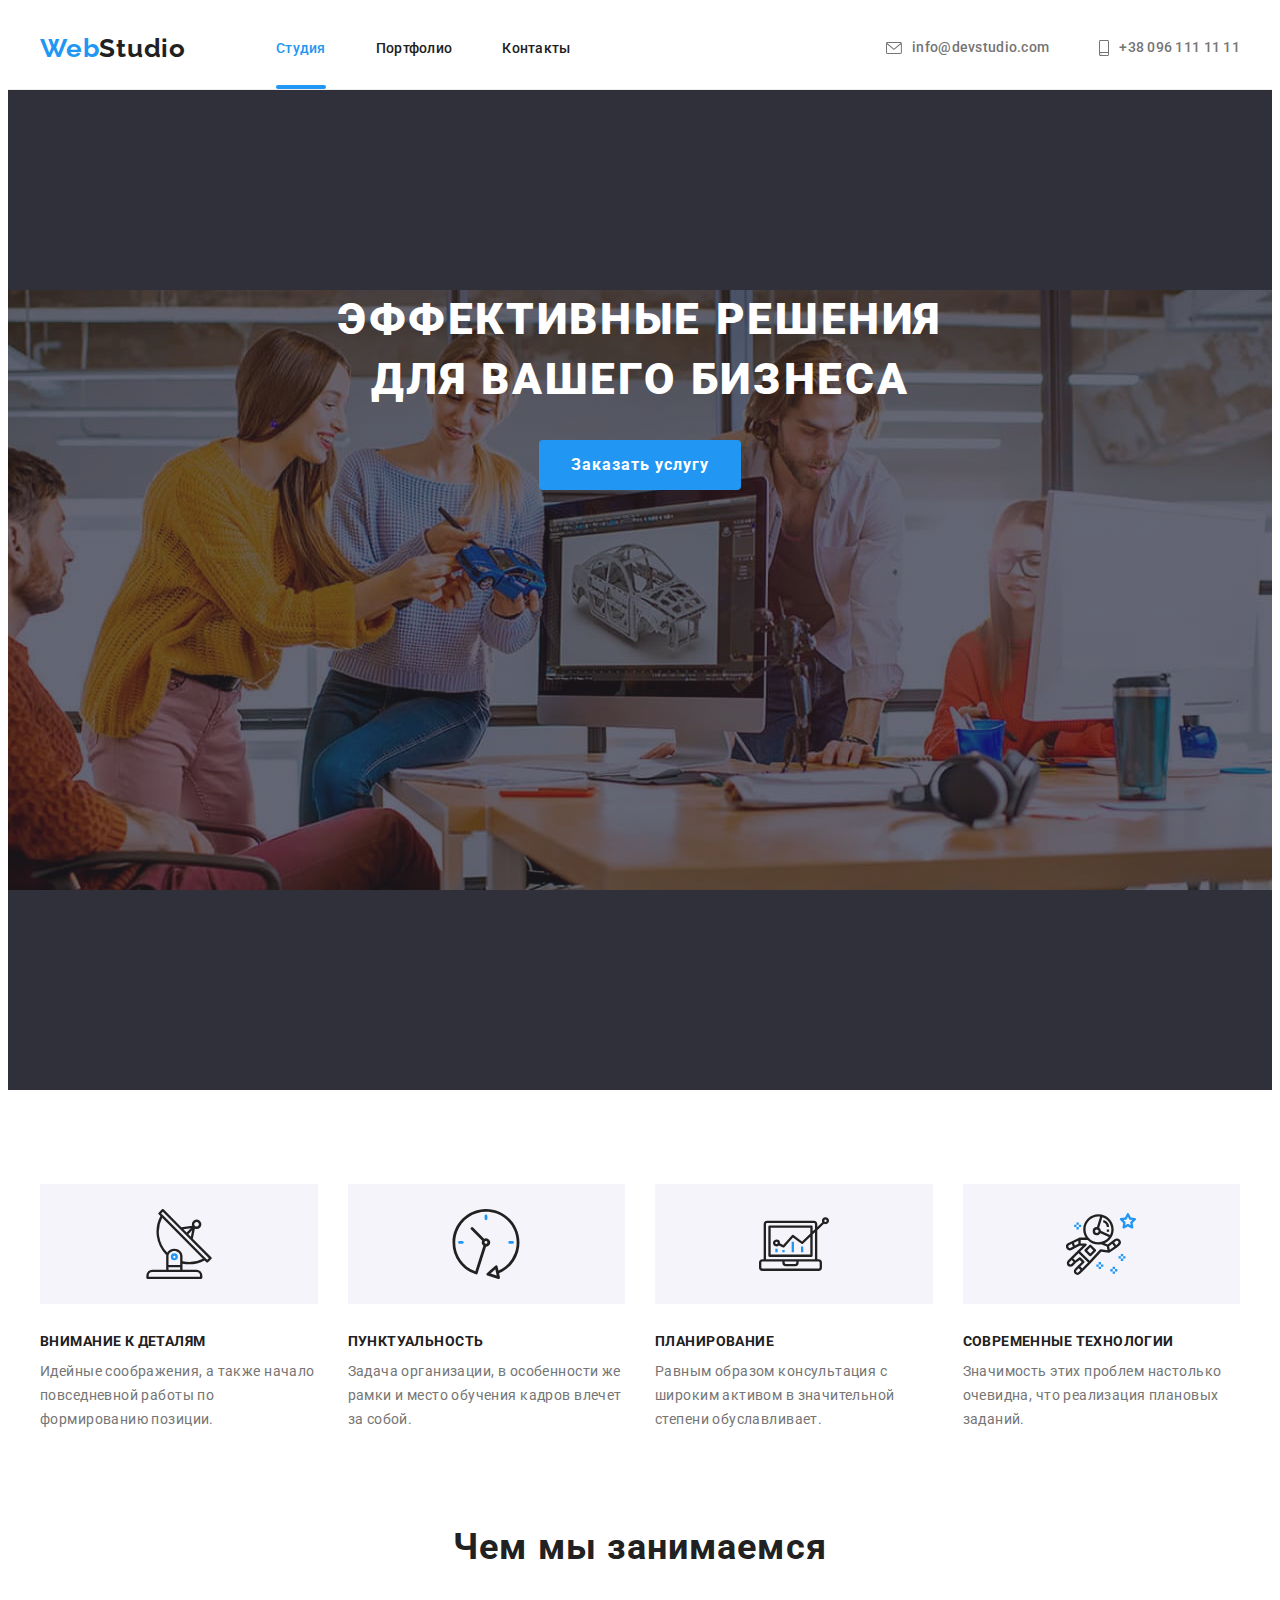
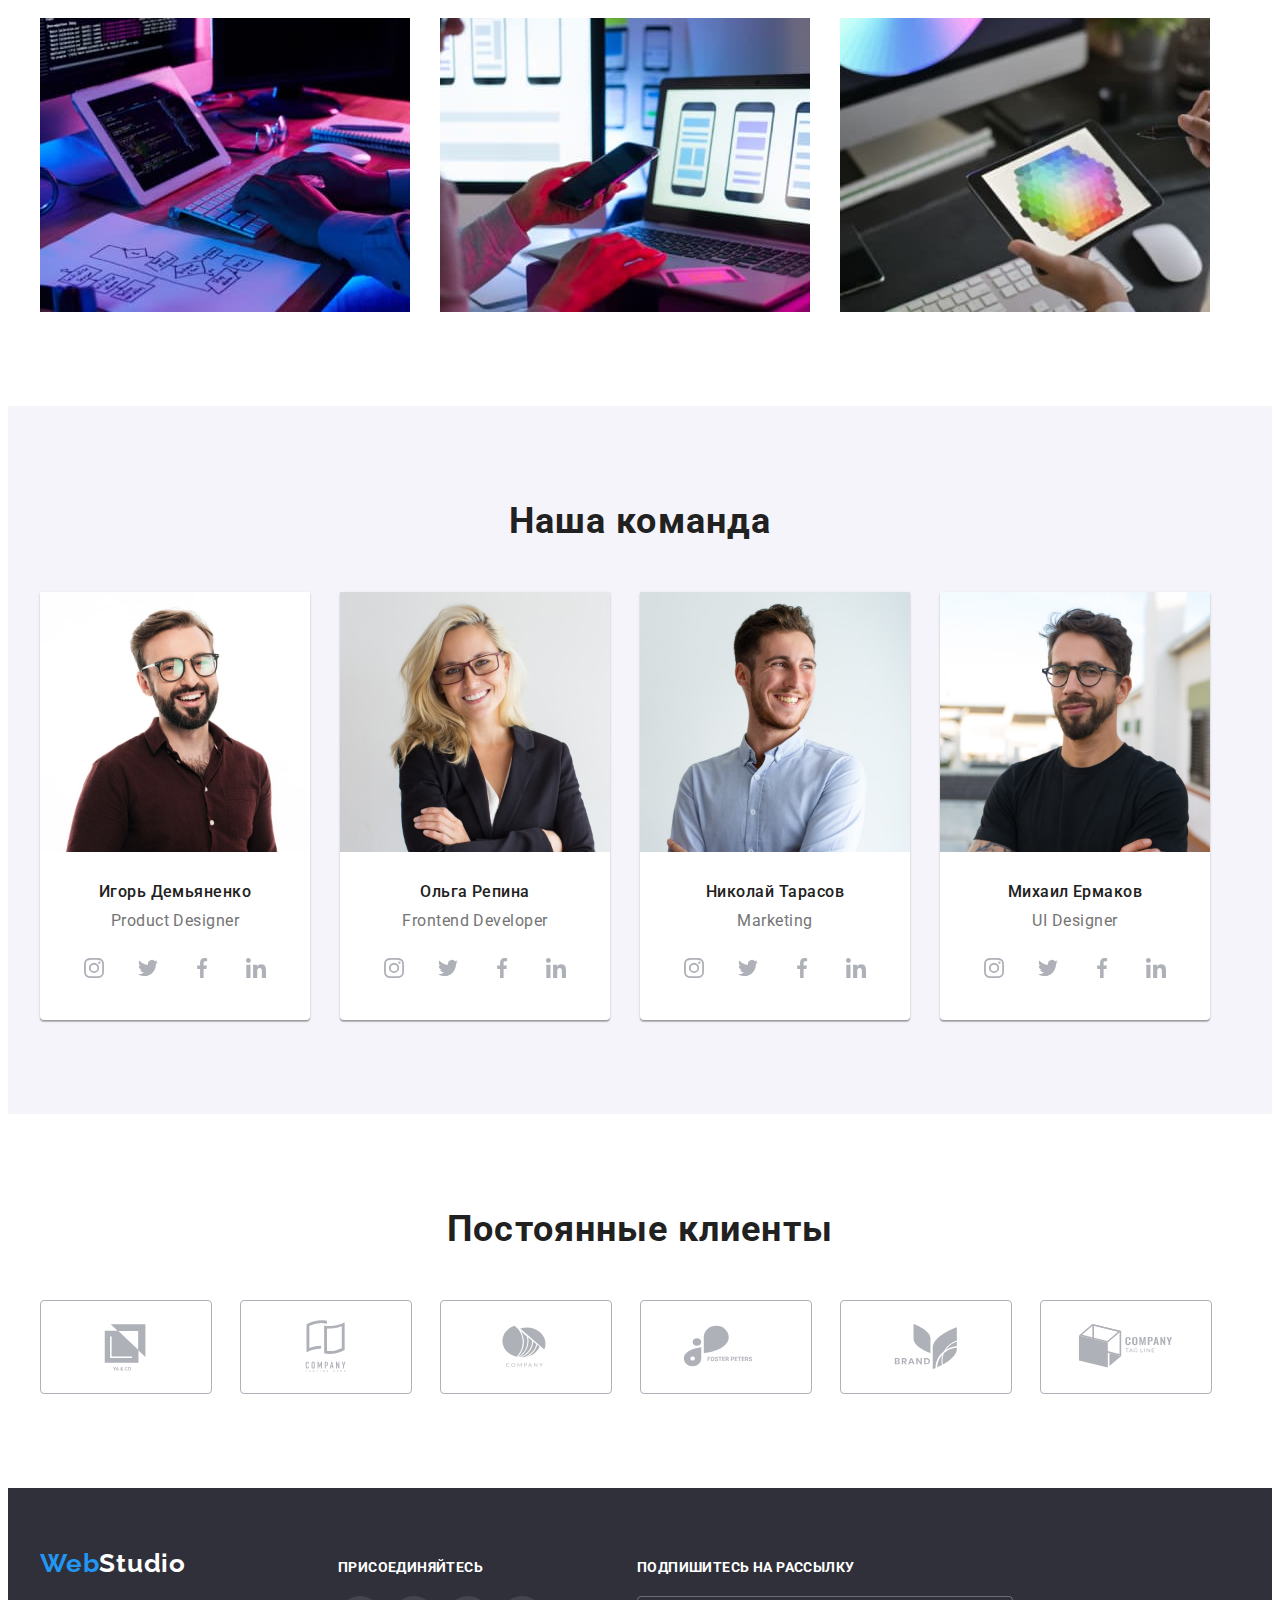
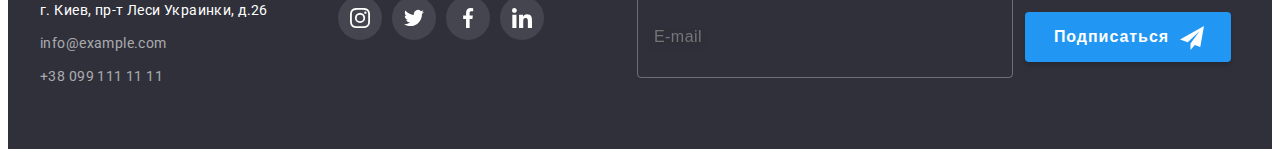
<file: index.html>
<!DOCTYPE html>
<html lang="ru">
  <head>
    <meta charset="UTF-8" />
    <meta name="viewport" content="width=device-width, initial-scale=1.0" />
    <title>Photo app</title>
    <link rel="preconnect" href="https://fonts.gstatic.com" />
    <link
      href="https://fonts.googleapis.com/css2?family=Raleway:wght@700&family=Roboto:wght@400;500;700;900&display=swap"
      rel="stylesheet"/>
    <link rel="stylesheet" href="https://cdnjs.cloudflare.com/ajax/libs/modern-normalize/1.1.0/modern-normalize.min.css" integrity="sha512-wpPYUAdjBVSE4KJnH1VR1HeZfpl1ub8YT/NKx4PuQ5NmX2tKuGu6U/JRp5y+Y8XG2tV+wKQpNHVUX03MfMFn9Q==" crossorigin="anonymous" referrerpolicy="no-referrer" 
    />
    <link rel="stylesheet" href="./css/main.min.css">
  </head>

  <body>
    <!-- Шапка сайта -->
    <header class="header">
      <div class="container header__container">
      <nav class="nav">
        <a href="./index.html" class="logo link"
          ><span class="colortext">Web</span>Studio</a
        >
        <ul class="nav__list list">
          <li class="nav__item"><a href="./index.html" class="nav__link link nav__link--current current">Студия</a></li>
          <li class="nav__item"><a href="./portfolio.html" class="nav__link link">Портфолио</a></li>
          <li class="nav__item"><a href="#" class="nav__link link">Контакты</a></li>
        </ul>
      </nav>
      <ul class="contacts__list list">
        <li class="contacts__item">
          <a class="contacts__list list link" href="mailto:info@devstudio.com"> 
            <svg class="mail" width="16px" height="12px"><use href="./images/symbol-defs.svg#envelope"></use></svg>
            info@devstudio.com
            </a>
        </li>
        <li  class="contacts__item">
          <a class="contacts__list list link" href="tel:+38-096-111-11-11">
            <svg class="tel" width="10px" height="16px"><use href="./images/symbol-defs.svg#smartphone"></use></svg>
            +38 096 111 11 11
          </a>
        </li>
      </ul>
      </div> 
    </header>

    <main>
      <!-- Герой -->
      <section class="hero">
        <div class="container">
        <h1 class="hero__title">Эффективные решения <br /> для вашего бизнеса</h1>
        <button class="hero__btn" type="button" data-modal-open>Заказать услугу</button>
        </div>
      </section>

      <!-- Преимущества -->
      <section class="advantages">
        <div class="container">
        <h2 class="visually-hidden">"особенности"</h2>
        <ul class="advantages__list list">
          <li class="advantages__icon advantages__icon--antenna">
            <h3 class="advantages__title">Внимание к деталям</h3>
            <p class="advantages__discription">
              Идейные соображения, а также начало повседневной работы по
              формированию позиции.
            </p>
          </li>
          <li class="advantages__icon advantages__icon--clock">
            <h3 class="advantages__title">Пунктуальность</h3>
            <p class="advantages__discription">
              Задача организации, в особенности же рамки и место обучения кадров
              влечет за собой.
            </p>
          </li>
          <li class="advantages__icon advantages__icon--diagram">
            <h3 class="advantages__title">Планирование</h3>
            <p class="advantages__discription">
              Равным образом консультация с широким активом в значительной
              степени обуславливает.
            </p>
          </li>
          <li class="advantages__icon advantages__icon--astronaut">
            <h3 class="advantages__title">Современные технологии</h3>
            <p class="advantages__discription">
              Значимость этих проблем настолько очевидна, что реализация
              плановых заданий.
            </p>
          </li>
        </ul>
        </div>
      </section>

      <!-- Примеры работ -->
      <section class="work">
        <div class="container">
        <h2 class="work__title">Чем мы занимаемся</h2>

        <ul class="work__list list">
          <li class="work__item">
          <div class="work__box">
            <img
              src="./images/box1.jpg"
              alt="Клавиатура"
              width="370"
              height="294"
            />
            <div class="work__overlay"><p class="work__text">Десктопные приложения</p></div>
          </div>
          </li>
          
          <li class="work__item">
          <div class="work__box"> 
            <img
              src="./images/box2.jpg"
              alt="Телефон"
              width="370"
              height="294"
            />
            <div class="work__overlay"><p class="work__text">Мобильные приложения</p></div>
          </div>
          </li>

          <li class="work__item">
          <div class="work__box">
            <img
              src="./images/box3.jpg"
              alt="Планшет"
              width="370"
              height="294"
            />
            <div class="work__overlay"><p class="work__text">Дизайнерские решения</p></div>
          </div>  
          </li> 
        </ul>
        </div>
      </section>

      <!-- Персонал -->
      <section class="team">
        <div class="container">
        <h2 class="team__title">Наша команда</h2>

        <ul class="team__list list">
          <li class="team__item">
            <img
              src="./images/img.jpg"
              alt="Персонал"
              width="270"
              height="260"
            />
            <div class="team__box">
              <h3 class="team__name">Игорь Демьяненко</h3>
              <p class="team__position" lang="en">Product Designer</p>
              <ul class="social-icon__list list">
                <li class="social-icon__item">
                  <a class="social-icon__link" href="">
                  <svg class="icon-social-net" width="20px" height="20px"><use href="./images/symbol-defs.svg#instagram"></use></svg>                
                  </a>
                </li>
                <li class="social-icon__item">
                  <a class="social-icon__link" href="">
                  <svg class="icon-social-net" width="20px" height="20px"><use href="./images/symbol-defs.svg#twitter"></use></svg>
                  </a>
                </li>
                <li class="social-icon__item">
                  <a class="social-icon__link" href="">
                  <svg class="icon-social-net" width="20px" height="20px"><use href="./images/symbol-defs.svg#facebook"></use></svg>
                  </a>
                </li>
                <li class="social-icon__item">
                  <a class="social-icon__link" href="">
                  <svg class="icon-social-net" width="20px" height="20px"><use href="./images/symbol-defs.svg#linkedin"></use></svg>
                  </a>
                </li>
              </ul>            
            </div>
          </li>
          <li class="team__item">
            <img
              src="./images/img(1).jpg"
              alt="Персонал"
              width="270"
              height="260"
            />
            <div class="team__box">
              <h3 class="team__name">Ольга Репина</h3>
              <p class="team__position" lang="en">Frontend Developer</p>
              <ul class="icon-social list">
                <li class="social-icon__item">
                  <a class="social-icon__link" href="">
                  <svg class="icon-social-net" width="20px" height="20px"><use href="./images/symbol-defs.svg#instagram"></use></svg>                
                  </a>
                </li>
                <li class="social-icon__item">
                  <a class="social-icon__link" href="">
                  <svg class="icon-social-net" width="20px" height="20px"><use href="./images/symbol-defs.svg#twitter"></use></svg>
                  </a>
                </li>
                <li class="social-icon__item">
                  <a class="social-icon__link" href="">
                  <svg class="icon-social-net" width="20px" height="20px"><use href="./images/symbol-defs.svg#facebook"></use></svg>
                  </a>
                </li>
                <li class="social-icon__item">
                  <a class="social-icon__link" href="">
                  <svg class="icon-social-net" width="20px" height="20px"><use href="./images/symbol-defs.svg#linkedin"></use></svg>
                  </a>
                </li>
              </ul>      
            </div>
          </li>
          <li class="team__item">
            <img
              src="./images/img(2).jpg"
              alt="Персонал"
              width="270"
              height="260"
            />
            <div class="team__box">
              <h3 class="team__name">Николай Тарасов</h3>
              <p class="team__position" lang="en">Marketing</p>
              <ul class="icon-social list">
                <li class="social-icon__item">
                  <a class="social-icon__link" href="">
                  <svg class="icon-social-net" width="20px" height="20px"><use href="./images/symbol-defs.svg#instagram"></use></svg>                
                  </a>
                </li>
                <li class="social-icon__item">
                  <a class="social-icon__link" href="">
                  <svg class="icon-social-net" width="20px" height="20px"><use href="./images/symbol-defs.svg#twitter"></use></svg>
                  </a>
                </li>
                <li class="social-icon__item">
                  <a class="social-icon__link" href="">
                  <svg class="icon-social-net" width="20px" height="20px"><use href="./images/symbol-defs.svg#facebook"></use></svg>
                  </a>
                </li>
                <li class="social-icon__item">
                  <a class="social-icon__link" href="">
                  <svg class="icon-social-net" width="20px" height="20px"><use href="./images/symbol-defs.svg#linkedin"></use></svg>
                  </a>
                </li>
              </ul>      
            </div>
          </li>
          <li class="team__item">
            <img
              src="./images/img(3).jpg"
              alt="Персонал"
              width="270"
              height="260"
            />
            <div class="team__box">
              <h3 class="team__name">Михаил Ермаков</h3>
              <p class="team__position" lang="en">UI Designer</p>
              <ul class="icon-social list">
                <li class="social-icon__item">
                  <a class="social-icon__link" href="">
                  <svg class="icon-social-net" width="20px" height="20px"><use href="./images/symbol-defs.svg#instagram"></use></svg>                
                  </a>
                </li>
                
                <li class="social-icon__item">
                  <a class="social-icon__link" href="">
                  <svg class="icon-social-net" width="20px" height="20px"><use href="./images/symbol-defs.svg#twitter"></use></svg>
                  </a>
                </li>

                <li class="social-icon__item">
                  <a class="social-icon__link" href="">
                  <svg class="icon-social-net" width="20px" height="20px"><use href="./images/symbol-defs.svg#facebook"></use></svg>
                  </a>
                </li>

                <li class="social-icon__item">
                  <a class="social-icon__link" href="">
                  <svg class="icon-social-net" width="20px" height="20px"><use href="./images/symbol-defs.svg#linkedin"></use></svg>
                  </a>
                </li>
              </ul>      
            </div>
          </li>
        </ul>
        </div>
      </section>

      <!-- Постоянные клиенты -->

      <section class="clients">
        <div class="container">
          <h2 class="clients__title">Постоянные клиенты</h2>

          <ul class="clients__list list">
            <li class="clients-icon__item">
              <a class="clients-icon__link" href="">
              <svg class="clients__icon" width="106px" height="60px"><use href="./images/symbol-defs.svg#logo1"></use></svg>                
              </a>
            </li>

            <li class="clients-icon__item">
              <a class="clients-icon__link" href="">
              <svg class="clients__icon" width="106px" height="60px"><use href="./images/symbol-defs.svg#logo2"></use></svg>                
              </a>
            </li>

            <li class="clients-icon__item">
              <a class="clients-icon__link" href="">
              <svg class="clients__icon" width="106px" height="60px"><use href="./images/symbol-defs.svg#logo3"></use></svg>                
              </a>
            </li>

            <li class="clients-icon__item">
              <a class="clients-icon__link" href="">
              <svg class="clients__icon" width="106px" height="60px"><use href="./images/symbol-defs.svg#logo4"></use></svg>                
              </a>
            </li>

            <li class="clients-icon__item">
              <a class="clients-icon__link" href="">
              <svg class="clients__icon" width="106px" height="60px"><use href="./images/symbol-defs.svg#logo5"></use></svg>                
              </a>
            </li>

            <li class="clients-icon__item">
              <a class="clients-icon__link" href="">
              <svg class="clients__icon" width="106px" height="60px"><use href="./images/symbol-defs.svg#logo6"></use></svg>                
              </a>
            </li>
          </ul>

        </div>
      </section>
    </main>

    <!-- Футер -->
    <footer class="footer">
    <div class="container cont-footer">
      
      <div class="address-space">
        <a href="./index.html" class="footer-logo link"
        ><span class="colortext">Web</span>Studio</a
      >
      <address>
        <ul class="listf1">
          <li class="nav-footer">
            <a
              class="address link"
              href="https://goo.gl/maps/Jx8asXohvqwmKy7FA"
              target="_blank"
              rel="noopener noreferrer"
              >г. Киев, пр-т Леси Украинки, д.26</a
            >
          </li>
          <li class="nav-footer">
            <a class="address-contacts link" href="mailto:info@example.com"
              >info@example.com</a
            >
          </li>
          <li class="nav-footer">
            <a class="address-contacts link" href="tel:+38-099-111-11-11"
              >+38 099 111 11 11</a
            >
          </li>
        </ul>
      </address>
      </div>
      <div class="join-us">
        <p class="text">ПРИСОЕДИНЯЙТЕСЬ</p>
        <ul class="icon-social-footer listf2">
          <li class="icon-social-footer-list">
            <a class="link-social-footer" href="">
            <svg class="icon-social-net" width="20px" height="20px"><use href="./images/symbol-defs.svg#instagram"></use></svg>                
            </a>
          </li>
                
          <li class="icon-social-footer-list">
            <a class="link-social-footer" href="">
            <svg class="icon-social-net" width="20px" height="20px"><use href="./images/symbol-defs.svg#twitter"></use></svg>
            </a>
          </li>

          <li class="icon-social-footer-list">
            <a class="link-social-footer" href="">
            <svg class="icon-social-net" width="20px" height="20px"><use href="./images/symbol-defs.svg#facebook"></use></svg>
            </a>
          </li>

          <li class="icon-social-footer-list">
            <a class="link-social-footer" href="">
            <svg class="icon-social-net" width="20px" height="20px"><use href="./images/symbol-defs.svg#linkedin"></use></svg>
            </a>
          </li>
        </ul>
      </div>
      <div class="subscribe">
        <p class="text">Подпишитесь на рассылку</p>
        <form class="form-position" action="#">
          <input class="form-inputf" type="email" name="email" placeholder="E-mail" required>
          <button class="form-buttonf" type="submit">Подписаться</button>
        </form>        
      </div>
    </div>
    </footer>

    <!-- Модалка -->

    <div class="backdrop is-hidden" data-modal>
      <div class="modal-form">
        <button type="button" class="close-btn" data-modal-close>
          <svg class="icon-close" width="18px" height="18px"><use href="./images/symbol-defs.svg#close"></use></svg>
        </button>

        <h3 class="title-form">Оставьте свои данные, мы вам перезвоним</h3>

        <form class="form-indent">
          <label class="form-label" for="user-name">Имя</label>
            <div class="form-box">
              <input class="form-input" type="text" name="user-name" id="user-name" required>
                <svg class="form-icon">
                    <use href="./images/symbol-defs.svg#person"></use>
                </svg>
          </div>

          <label class="form-label" for="user-phone">Телефон</label>          
            <div class="form-box">           
              <input class="form-input" type="tel" name="user-phone" id="user-phone" required>
                <svg class="form-icon">
                  <use href="./images/symbol-defs.svg#phone"></use>
                </svg>
            </div>

          <label class="form-label" for="user-mail">Почта</label>
            <div class="form-box">         
              <input class="form-input" type="email" name="user-mail" id="user-mail" required>
                <svg class="form-icon">
                  <use href="./images/symbol-defs.svg#email"></use>
                </svg>
            </div>

          <label class="form-label">Комментарий</label>
          <textarea class="form-textarea" name="feedback" id="feedback" cols="20" rows="10" placeholder="Введите текст"></textarea>
          <label for="modal-checkbox" class="input-label">
            <input type="checkbox" name="modal-checkbox" id="modal-checkbox" class="checkbox visually-hidden">
            <span class="checkbox-box"></span>
            <span class="form-agree">Соглашаюсь с рассылкой и принимаю 
              <a class="form-link" href="">Условия договора</a></span>
          </label>          
        </form>
        <button class="form-button" type="submit">Отправить</button>
      </div>
    </div>

    <script src="./js/modal.js"></script>
  </body>
</html>
</file>
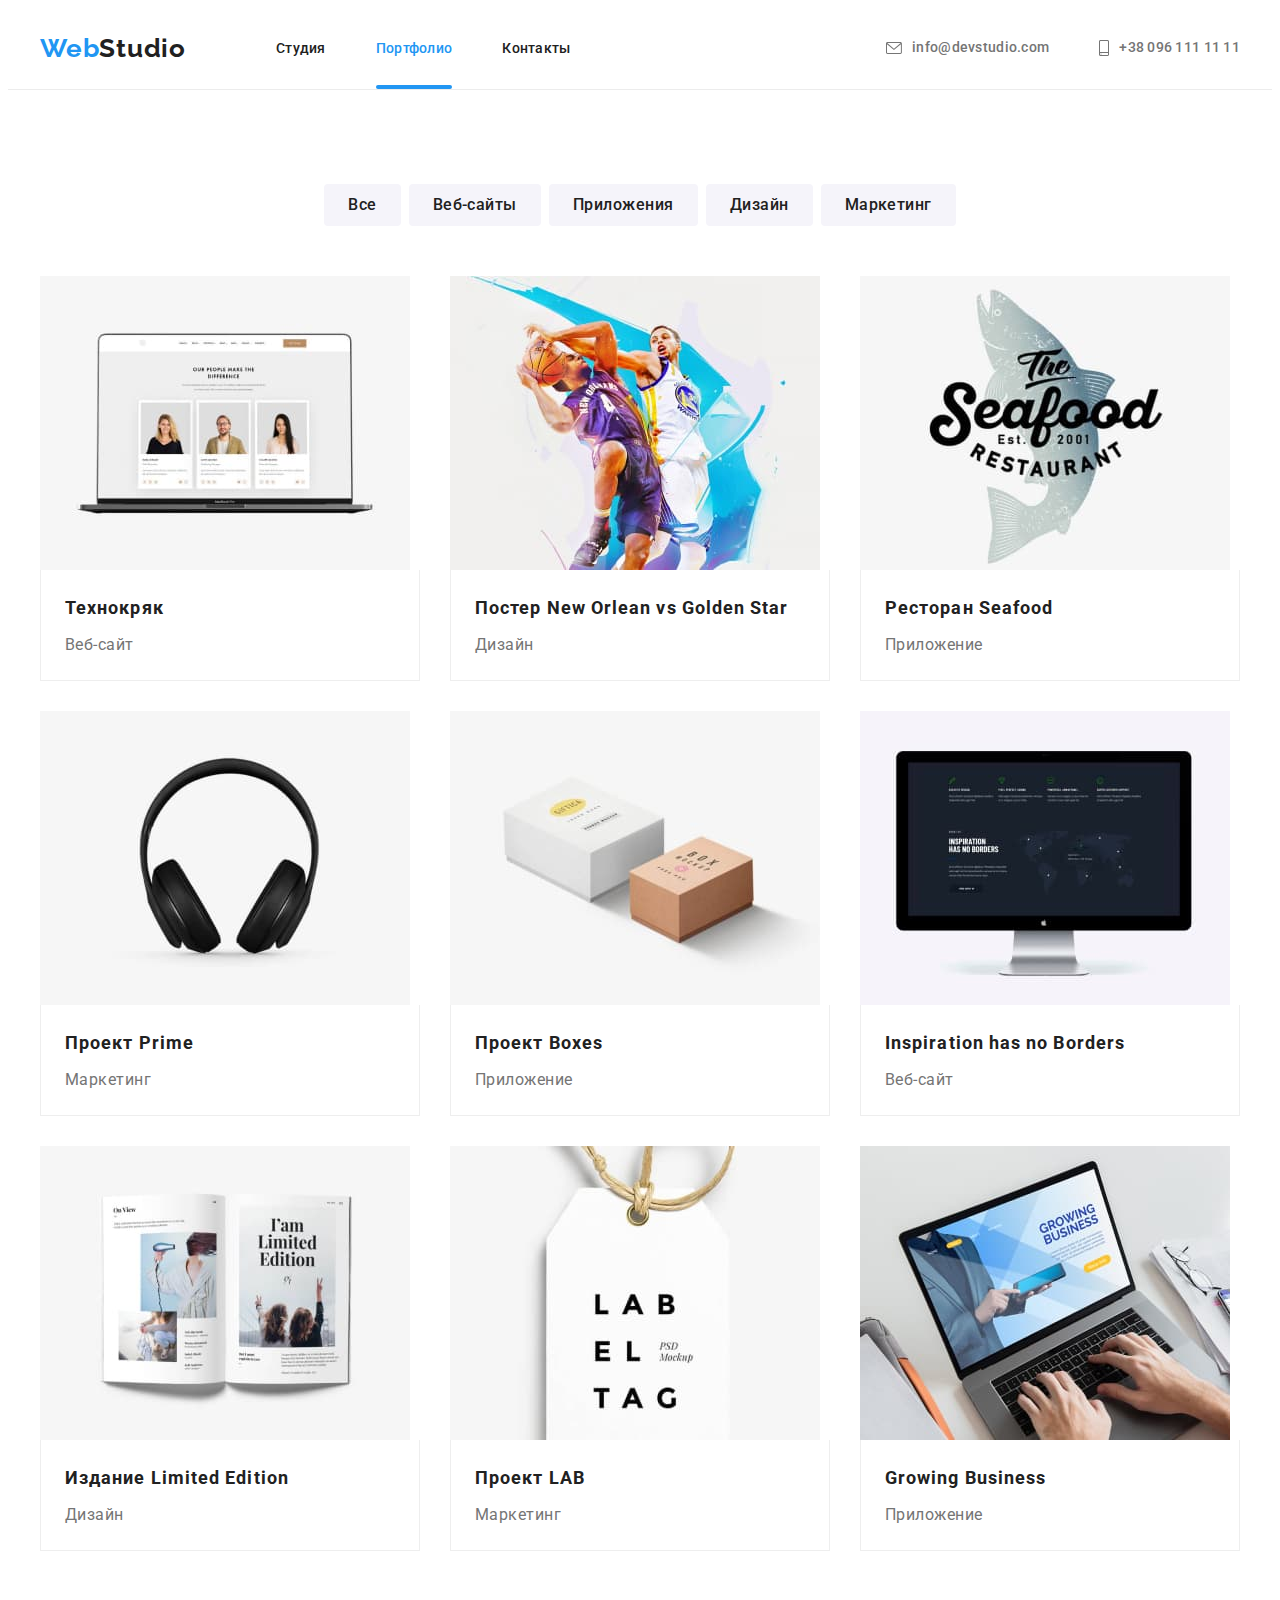
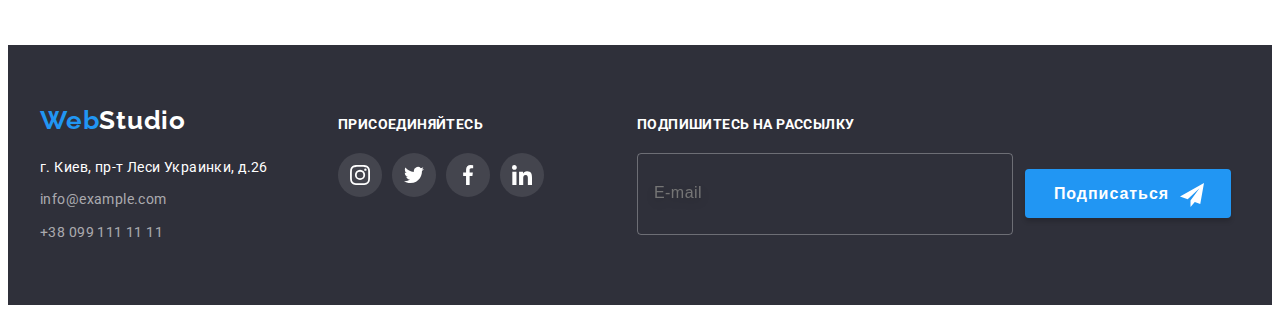
<file: portfolio.html>
<!DOCTYPE html>
<html lang="ru">
  <head>
    <meta charset="UTF-8" />
    <meta name="viewport" content="width=device-width, initial-scale=1.0" />
    <title>Photo app</title>
    <link rel="preconnect" href="https://fonts.gstatic.com">
    <link 
      href="https://fonts.googleapis.com/css2?family=Raleway:wght@700&family=Roboto:wght@400;500;700;900&display=swap"
      rel="stylesheet"/>
    <link rel="stylesheet" href="https://cdnjs.cloudflare.com/ajax/libs/modern-normalize/1.1.0/modern-normalize.min.css" integrity="sha512-wpPYUAdjBVSE4KJnH1VR1HeZfpl1ub8YT/NKx4PuQ5NmX2tKuGu6U/JRp5y+Y8XG2tV+wKQpNHVUX03MfMFn9Q==" crossorigin="anonymous" referrerpolicy="no-referrer" 
    />
    <link rel="stylesheet" href="./css/main.min.css">
  </head>

  <body>
    <!-- Шапка сайта -->
    <header class="header">
      <div class="container header__container">
      <nav class="nav">
        <a href="./index.html" class="logo link"
          ><span class="colortext">Web</span>Studio</a
        >
        <ul class="nav__list list">
          <li class="nav__item"><a href="./index.html" class="nav__link link">Студия</a></li>
          <li class="nav__item"><a href="./portfolio.html" class="nav__link link nav__link--current current">Портфолио</a></li>
          <li class="nav__item"><a href="#" class="nav__link link">Контакты</a></li>
        </ul>
      </nav>
      <ul class="contacts__list list">
        <li class="contacts__item">
          <a class="contacts__list list link" href="mailto:info@devstudio.com"> 
            <svg class="mail" width="16px" height="12px"><use href="./images/symbol-defs.svg#envelope"></use></svg>
            info@devstudio.com
          </a>
        </li>
        <li  class="contacts__item">
          <a class="contacts__list list link" href="tel:+38-096-111-11-11">
            <svg class="tel" width="10px" height="16px"><use href="./images/symbol-defs.svg#smartphone"></use></svg>
            +38 096 111 11 11
          </a>
        </li>
      </ul>
      </div> 
    </header>

    <main>
    <!-- Герой -->
      <section class="portfolio">
        <div class="container">
        <h1 class="visually-hidden">"особенности"</h1>
        <ul class="filter-list">
        <li class="filter-item"><button class="buttons" type="button">Все</button></li>
        <li class="filter-item"><button class="buttons" type="button">Веб-сайты</button></li>
        <li class="filter-item"><button class="buttons" type="button">Приложения</button></li>
        <li class="filter-item"><button class="buttons" type="button">Дизайн</button></li>
        <li class="filter-item"><button class="buttons" type="button">Маркетинг</button></li>
        </ul>
        
    <!-- Проекты --> 
      
        <ul class="project-list">          
          <li class="indents-between-projects">
            <a class="card link" href="">
            <div class="projects-card-group">
              <img
              src="./images/img(4).jpg"
              alt="Ноутбук на нем открыт сайт Технокряк"
              width="370"
              height="294"
              />
              <p class="text-project">Технокряк это современная площадка распространения коронавируса. Компании используют эту платформу для цифрового шпионажа и атак на защищённые сервера конкурентов.</p>
            </div>
              <div class="projects-box">
                <h2 class="projects">Технокряк</h2>
                <p class="projects-description">Веб-сайт</p>
              </div>
              </a>
          </li>          
                    
          <li class="indents-between-projects">
            <a class="card link" href="">
            <div class="projects-card-group">
              <img
              src="./images/img(5).jpg"
              alt="Постер New Orlean vs Golden Star"
              width="370"
              height="294"
              />
              <p class="text-project">Технокряк это современная площадка распространения коронавируса. Компании используют эту платформу для цифрового шпионажа и атак на защищённые сервера конкурентов.</p>
            </div>  
              <div class="projects-box">
                <h2 class="projects">Постер New Orlean vs Golden Star</h2>
                <p class="projects-description">Дизайн</p>
              </div>
              </a>
          </li>
          
          <li class="indents-between-projects">
            <a class="card link" href="">
            <div class="projects-card-group">
              <img
              src="./images/img(6).jpg"
              alt="Эмблема с рыбой и текстом"
              width="370"
              height="294"
              />
              <p class="text-project">Технокряк это современная площадка распространения коронавируса. Компании используют эту платформу для цифрового шпионажа и атак на защищённые сервера конкурентов.</p>
            </div>
              <div class="projects-box">
                <h2 class="projects">Ресторан Seafood</h2>
                <p class="projects-description">Приложение</p>
              </div>
              </a>
          </li>

          <li class="indents-between-projects">
            <a class="card link" href="">
            <div class="projects-card-group">
              <img
              src="./images/img(7).jpg"
              alt="Наушники"
              width="370"
              height="294"
              />
              <p class="text-project">Технокряк это современная площадка распространения коронавируса. Компании используют эту платформу для цифрового шпионажа и атак на защищённые сервера конкурентов.</p>
            </div>
              <div class="projects-box">
                <h2 class="projects">Проект Prime</h2>
                <p class="projects-description">Маркетинг</p>
              </div>
              </a>
          </li>

          <li class="indents-between-projects">
            <a class="card link" href="">
            <div class="projects-card-group">
              <img
              src="./images/img(8).jpg"
              alt="Две коробки"
              width="370"
              height="294"
              />
              <p class="text-project">Технокряк это современная площадка распространения коронавируса. Компании используют эту платформу для цифрового шпионажа и атак на защищённые сервера конкурентов.</p>
            </div>
              <div class="projects-box">
                <h2 class="projects">Проект Boxes</h2>
                <p class="projects-description">Приложение</p>
              </div>
              </a>
          </li>

          <li class="indents-between-projects">
            <a class="card link" href="">
            <div class="projects-card-group">
              <img
              src="./images/img(9).jpg"
              alt="Монитор и на нем сайт"
              width="370"
              height="294"
              />
              <p class="text-project">Технокряк это современная площадка распространения коронавируса. Компании используют эту платформу для цифрового шпионажа и атак на защищённые сервера конкурентов.</p>
            </div>
              <div class="projects-box">
                <h2 class="projects">Inspiration has no Borders</h2>
                <p class="projects-description">Веб-сайт</p>
              </div>
              </a>
          </li>

          <li class="indents-between-projects">
            <a class="card link" href="">
            <div class="projects-card-group">
              <img
              src="./images/img(10).jpg"
              alt="Журнал Limited Edition"
              width="370"
              height="294"
              />
              <p class="text-project">Технокряк это современная площадка распространения коронавируса. Компании используют эту платформу для цифрового шпионажа и атак на защищённые сервера конкурентов.</p>
            </div>
              <div class="projects-box">
                <h2 class="projects">Издание Limited Edition</h2>
                <p class="projects-description">Дизайн</p>
              </div>
              </a>
          </li>

          <li class="indents-between-projects">
            <a class="card link" href="">
            <div class="projects-card-group">
              <img
              src="./images/img(11).jpg"
              alt="Бирка Label Tag"
              width="370"
              height="294"
              />
              <p class="text-project">Технокряк это современная площадка распространения коронавируса. Компании используют эту платформу для цифрового шпионажа и атак на защищённые сервера конкурентов.</p>
            </div>
              <div class="projects-box">
                <h2 class="projects">Проект LAB</h2>
                <p class="projects-description">Маркетинг</p>
              </div>
              </a>
          </li>
          
          <li class="indents-between-projects">
            <a class="card link" href="">
            <div class="projects-card-group">
              <img
              src="./images/img(12).jpg"
              alt="Ноутбук и на нем открыто риложение Growing Business"
              width="370"
              height="294"
              />
              <p class="text-project">Технокряк это современная площадка распространения коронавируса. Компании используют эту платформу для цифрового шпионажа и атак на защищённые сервера конкурентов.</p>
            </div>
              <div class="projects-box">
                <h2 class="projects">Growing Business</h2>
                <p class="projects-description">Приложение</p>
              </div>
              </a>
          </li>
        </ul>
        </div>
      </section>
    </main>

    <!-- Футер -->
    <footer class="footer">
    <div class="container cont-footer">
      
      <div class="address-space">
        <a href="./index.html" class="footer-logo link"
        ><span class="colortext">Web</span>Studio</a
      >
      <address>
        <ul class="listf1">
          <li class="nav-footer">
            <a
              class="address link"
              href="https://goo.gl/maps/Jx8asXohvqwmKy7FA"
              target="_blank"
              rel="noopener noreferrer"
              >г. Киев, пр-т Леси Украинки, д.26</a
            >
          </li>
          <li class="nav-footer">
            <a class="address-contacts link" href="mailto:info@example.com"
              >info@example.com</a
            >
          </li>
          <li class="nav-footer">
            <a class="address-contacts link" href="tel:+38-099-111-11-11"
              >+38 099 111 11 11</a
            >
          </li>
        </ul>
      </address>
      </div>
      <div class="join-us">
        <p class="text">ПРИСОЕДИНЯЙТЕСЬ</p>
        <ul class="icon-social-footer listf2">
          <li class="icon-social-footer-list">
            <a class="link-social-footer" href="">
            <svg class="icon-social-net" width="20px" height="20px"><use href="./images/symbol-defs.svg#instagram"></use></svg>                
            </a>
          </li>
                
          <li class="icon-social-footer-list">
            <a class="link-social-footer" href="">
            <svg class="icon-social-net" width="20px" height="20px"><use href="./images/symbol-defs.svg#twitter"></use></svg>
            </a>
          </li>

          <li class="icon-social-footer-list">
            <a class="link-social-footer" href="">
            <svg class="icon-social-net" width="20px" height="20px"><use href="./images/symbol-defs.svg#facebook"></use></svg>
            </a>
          </li>

          <li class="icon-social-footer-list">
            <a class="link-social-footer" href="">
            <svg class="icon-social-net" width="20px" height="20px"><use href="./images/symbol-defs.svg#linkedin"></use></svg>
            </a>
          </li>
        </ul>
      </div>
      <div class="subscribe">
        <p class="text">Подпишитесь на рассылку</p>
        <form class="form-position" action="#">
          <input class="form-inputf" type="email" name="email" placeholder="E-mail" required>
          <button class="form-buttonf" type="submit">Подписаться</button>
        </form>        
      </div>
    </div>
    </footer>
  </body>
</html>
</file>
<file: css/main.min.css>
:root{--primary-text-color: #757575;--title-text-color: #212121;--accent-color: #2196F3;--primary-white-color: #ffffff;--secondary-background-color: #F5F4FA;--dark-background-color: #2F303A;--footer-address: rgba(255, 255, 255, 0.6);--main-font: "Roboto", sans-serif;--icon-color: #afb1b8;--work-animation-background: rgba(47, 48, 58, 0.8);--card-project-anim-background: rgba(33, 150, 243, 0.9);--cubic: cubic-bezier(0.4, 0, 0.2, 1);--transition-duration: 250ms}.list{display:flex;align-items:center}.link{text-decoration:none}h1,h2,h3,h4,h5,h6,p{margin-top:0;margin-bottom:0}ul,ol{list-style:none;margin-top:0;margin-bottom:0;padding-left:0}img{display:block;max-width:100%;height:auto}body{font-size:14px;font-family:var(--main-font);letter-spacing:0.03em;background-color:var(--primary-white-color);color:var(--primary-text-color)}.container{padding:0px 15px;margin:0 auto;width:1200px}.visually-hidden{position:absolute;width:1px;height:1px;margin:-1px;border:0;padding:0;white-space:nowrap;clip-path:inset(100%);clip:rect(0 0 0 0);overflow:hidden}.header{border-bottom:1px solid #ECECEC;padding:25px 0px}.header__container{display:flex;align-items:center}.contacts__list{margin-left:auto}.contacts__item:not(:last-child){margin-right:50px}.contacts__list .link{color:var(--primary-text-color);font-weight:500;line-height:1.14;letter-spacing:0.02em;transition-property:color;transition-duration:var(--transition-duration);transition-timing-function:var(--cubic)}.contacts__list .link:hover,.contacts__list .link:focus{color:var(--accent-color)}.mail{margin-right:10px;fill:currentColor}.tel{margin-right:10px;fill:currentColor}.logo{color:var(--title-text-color);font-family:"Raleway", sans-serif;font-weight:700;font-size:26px;line-height:1.19;letter-spacing:0.03em;margin-right:90px;transition-duration:var(--transition-duration);transition-timing-function:var(--cubic)}.nav{display:flex;align-items:center}.nav__item:not(:last-child){margin-right:50px}.nav__list .link{color:var(--title-text-color);font-weight:500;font-size:14px;line-height:1.14;letter-spacing:0.02em;position:relative;transition-property:color;transition-duration:var(--transition-duration);transition-timing-function:var(--cubic)}.nav__list .link:hover,.nav__list .link:focus{color:var(--accent-color)}.nav__list .link.current{color:var(--accent-color)}.nav__link--current::after{content:"";height:4px;width:100%;position:absolute;left:0;bottom:-33px;border-radius:2px;background-color:var(--accent-color)}.hero{background-color:var(--dark-background-color);max-width:1600px;padding:200px 0px;height:600px;margin-left:auto;margin-right:auto;background-image:linear-gradient(to right, rgba(47,48,58,0.4), rgba(47,48,58,0.4)),url("../images/img(13)..jpg");background-repeat:no-repeat;background-position:center;background-size:auto}.hero__title{color:var(--primary-white-color);font-weight:900;font-size:44px;line-height:1.36;text-align:center;letter-spacing:0.06em;text-transform:uppercase;margin-bottom:30px}.hero__btn{color:var(--primary-white-color);background-color:var(--accent-color);font-family:"Roboto", sans-serif;font-weight:700;font-size:16px;line-height:1.87;align-items:center;text-align:center;letter-spacing:0.06em;cursor:pointer;padding:10px 32px;border-radius:4px;border:none;margin:auto;display:block}.advantages{padding:94px 0px 47px 0px}.advantages__title{color:var(--title-text-color);font-weight:700;font-size:14px;line-height:1.14;text-transform:uppercase;margin-bottom:10px}.advantages__discription{line-height:1.71}.advantages__icon{flex-basis:calc((100% - 90px) / 4)}.advantages__icon:nth-child(-n+3){margin-right:30px}.advantages__icon::before{display:block;background-color:var(--secondary-background-color);content:"";height:120px;margin-bottom:30px;background-size:70px;background-repeat:no-repeat;background-position:center}.advantages__icon.advantages__icon--antenna::before{background-image:url("../images/antenna.svg")}.advantages__icon.advantages__icon--clock::before{background-image:url("../images/clock.svg")}.advantages__icon.advantages__icon--diagram::before{background-image:url("../images/diagram.svg")}.advantages__icon.advantages__icon--astronaut::before{background-image:url("../images/astronaut.svg")}.work{padding:47px 0px 94px 0px}.work__title{color:var(--title-text-color);font-weight:700;font-size:36px;line-height:1.17;text-align:center;letter-spacing:0.03em;margin-bottom:50px}.work__item:nth-child(-n+2){margin-right:30px}.work__box{position:relative;overflow:hidden}.work__text{display:flex;justify-content:center;width:100%;height:100%;font-family:var(--main-font);font-weight:700;font-size:14px;line-height:1.14;letter-spacing:0.03em;text-transform:uppercase;color:var(--primary-white-color);padding:27px 0px;background-color:var(--work-animation-background)}.work__overlay{position:absolute;width:100%;bottom:0;left:0;transform:translateY(100%);transition:transform 250ms cubic-bezier(0.4, 0, 0.2, 1);opacity:0}.work__box:hover .work__overlay{transform:translateY(0);opacity:1}.team{padding:94px 0px;background-color:var(--secondary-background-color)}.team__title{color:var(--title-text-color);font-weight:700;font-size:36px;line-height:1.17;text-align:center;letter-spacing:0.03em;margin-bottom:50px}.team__box{padding:30px 32px}.team__name{color:var(--title-text-color);font-weight:500;font-size:16px;line-height:1.19;text-align:center;letter-spacing:0.03em;margin-bottom:10px}.team__position{font-size:16px;line-height:1.19;text-align:center;letter-spacing:0.03em;margin-bottom:16px}.team__item{width:270px;box-shadow:0px 1px 3px rgba(0,0,0,0.12),0px 1px 1px rgba(0,0,0,0.14),0px 2px 1px rgba(0,0,0,0.2);border-radius:0px 0px 4px 4px;background-color:var(--primary-white-color)}.team__item:nth-child(-n+3){margin-right:30px}.social-icon__item:not(:last-child){margin-right:10px}.social-icon__link{text-decoration:none;border-radius:50%;display:flex;justify-content:center;align-items:center;width:44px;height:44px;fill:var(--icon-color);transition-property:background-color, fill;transition-duration:var(--transition-duration);transition-timing-function:var(--cubic)}.social-icon__link:hover,.social-icon__link:focus{background-color:var(--accent-color);fill:var(--primary-white-color)}.icon-social-net{display:inline-block;content:"";background-repeat:no-repeat;background-position:center;background-size:44px}.clients{padding:94px 0px}.clients__title{color:var(--title-text-color);font-weight:700;font-size:36px;line-height:1.17;text-align:center;letter-spacing:0.03em;margin-bottom:50px}.clients-icon__item{width:170px}.clients-icon__item:not(:last-child){margin-right:30px}.clients-icon__link{text-decoration:none;display:flex;justify-content:center;align-items:center;width:170px;height:92px;fill:var(--icon-color);border:1px solid var(--icon-color);border-radius:4px;transition-property:border-color, fill;transition-duration:var(--transition-duration);transition-timing-function:var(--cubic)}.clients-icon__link:hover,.clients-icon__link:focus{fill:var(--accent-color);border:1px solid var(--accent-color);border-radius:4px}.cont-footer{display:flex;align-items:baseline}.nav-footer:not(:last-child){margin-bottom:9px}.footer{background-color:var(--dark-background-color);padding:60px 0px}.footer-logo{color:var(--primary-white-color);font-family:"Raleway", sans-serif;font-weight:700;font-size:26px;line-height:1.19;letter-spacing:0.03em;margin-bottom:20px;display:block}.colortext{color:var(--accent-color)}.address{color:var(--primary-white-color);font-style:normal;line-height:1.71;transition-property:color;transition-duration:var(--transition-duration);transition-timing-function:var(--cubic)}.address:hover,.address:focus{color:var(--footer-address)}.address-space{margin-right:70px}.address-contacts{font-style:normal;line-height:1.71;color:var(--footer-address);transition-property:color;transition-duration:var(--transition-duration);transition-timing-function:var(--cubic)}.address-contacts:focus,.address-contacts:hover{color:var(--primary-white-color)}.text{font-family:var(--main-font);font-style:normal;font-weight:bold;font-size:14px;line-height:1.14;letter-spacing:0.03em;text-transform:uppercase;color:var(--primary-white-color);margin-bottom:20px}.listf1{display:flex;flex-direction:column}.listf2{display:flex}.link-social-footer{text-decoration:none;border-radius:50%;display:flex;justify-content:center;align-items:center;width:44px;height:44px;fill:var(--primary-white-color);background-color:rgba(255,255,255,0.1);transition-property:background-color;transition-duration:var(--transition-duration);transition-timing-function:var(--cubic)}.link-social-footer:hover,.link-social-footer:focus{background-color:var(--accent-color);fill:var(--primary-white-color)}.icon-social-footer-list:not(:last-child){margin-right:10px}.cont-social{display:flex}.subscribe{margin-left:93px;position:relative}.form-position{display:flex}.form-inputf{position:relative;width:358px;height:50px;outline:none;border:1px solid rgba(255,255,255,0.3);border-radius:4px;padding:15px 0px 15px 16px;background-color:transparent;color:rgba(255,255,255,0.6)}.form-inputf::placeholder{font-size:16px;line-height:1.25;letter-spacing:0.03em;filter:drop-shadow(0px 4px 4px rgba(0,0,0,0.15))}.form-buttonf{font-weight:700;font-size:16px;line-height:1.87;letter-spacing:0.06em;background:var(--accent-color);box-shadow:0px 4px 4px rgba(0,0,0,0.15);border-radius:4px;color:var(--primary-white-color);cursor:pointer;display:block;border:none;margin:auto;background-image:url(../images/send.svg);background-repeat:no-repeat;background-position:85% 55%;padding:10px 62px 10px 29px;margin-left:12px}.backdrop{position:fixed;top:0;left:0;width:100vw;height:100vh;background-color:rgba(0,0,0,0.2);transition:opacity var(--transition-duration) var(--cubic),visibility var(--transition-duration) var(--cubic);opacity:1;visibility:visible;pointer-events:auto}.modal-form{position:absolute;left:50%;top:50%;transform:translate(-50%, -50%);width:528px;height:581px;background-color:var(--primary-white-color);padding:40px}.close-btn{position:absolute;top:8px;right:8px;border-radius:50%;border:1px solid rgba(0,0,0,0.1);background-color:transparent;cursor:pointer;padding:6px;width:30px;height:30px;display:flex;align-items:center;justify-content:center;outline:none;transition:box-shadow var(--transition-duration) var(--cubic),fill var(--transition-duration) var(--cubic),border-color var(--transition-duration) var(--cubic)}.close-btn:hover,.close-btn:focus{fill:var(--accent-color);border-color:var(--accent-color);box-shadow:0px 1px 1px rgba(0,0,0,0.12),0px 4px 4px rgba(0,0,0,0.06),1px 4px 6px rgba(0,0,0,0.16)}.is-hidden{opacity:0;visibility:hidden;pointer-events:none}.title-form{font-weight:700;font-size:20px;line-height:1.15;text-align:center;letter-spacing:0.03em;color:var(--title-text-color);margin-bottom:12px}.form-indent{margin-bottom:30px}.form-label{display:inline-block;font-size:12px;line-height:1.17;letter-spacing:0.01em;margin-bottom:4px}.form-box{position:relative;margin-bottom:10px}.form-input{width:100%;height:40px;border:1px solid rgba(33,33,33,0.2);border-radius:4px;outline:none;padding-left:42px;transition:border-color var(--transition-duration) var(--cubic)}.form-input:hover,.form-input:focus{border-color:var(--accent-color)}.form-icon{position:absolute;width:18px;height:18px;left:12px;top:50%;transform:translateY(-50%);transition:fill var(--transition-duration) var(--cubic)}.form-input:hover+.form-icon,.form-input:focus+.form-icon{fill:var(--accent-color)}.input-label{display:flex;align-items:center;justify-content:center}.form-textarea{width:100%;resize:none;border:1px solid rgba(33,33,33,0.2);border-radius:4px;padding:12px 16px;height:120px;outline:none;transition:border-color var(--transition-duration) var(--cubic);margin-bottom:20px}.form-textarea:hover,.form-textarea:focus{border-color:var(--accent-color)}.form-textarea::placeholder{font-size:14px;line-height:1.14;letter-spacing:0.01em;color:rgba(117,117,117,0.5)}.form-agree{font-size:14px;line-height:1.71;letter-spacing:0.03em}.form-link{color:var(--accent-color)}.checkbox-box{width:15px;height:15px;border:2px solid var(--title-text-color);border-radius:2px;margin-right:7px}.checkbox:checked+.checkbox-box{background-color:var(--accent-color);background-image:url(../images/vector.svg);background-repeat:no-repeat;background-origin:border-box;background-position:center;border-color:transparent}.checkbox:focus+.checkbox-box{border-color:var(--accent-color)}.form-button{font-weight:700;font-size:16px;line-height:1.87;letter-spacing:0.06em;color:var(--primary-white-color);background-color:var(--accent-color);box-shadow:0px 4px 4px rgba(0,0,0,0.15);border-radius:4px;padding:10px 55px;cursor:pointer;border:none;margin:auto;display:block}.buttons{color:var(--title-text-color);background-color:var(--secondary-background-color);font-family:inherit;font-weight:500;font-size:16px;line-height:1.62;text-align:center;letter-spacing:0.03em;cursor:pointer;border-color:transparent;border-radius:4px;padding:6px 22px;transition-property:background-color, box-shadow, color;transition-duration:var(--transition-duration);transition-timing-function:var(--cubic)}.buttons:focus,.buttons:hover{background-color:var(--accent-color);color:var(--primary-white-color);box-shadow:0px 3px 1px rgba(0,0,0,0.1),0px 1px 2px rgba(0,0,0,0.08),0px 2px 2px rgba(0,0,0,0.12)}.filter-list{display:flex;justify-content:center;margin-bottom:50px}.filter-item:not(:last-child){margin-right:8px}.projects{color:var(--title-text-color);font-weight:700;font-size:18px;line-height:2;letter-spacing:0.06em;margin-bottom:4px}.projects-description{font-size:16px;line-height:1.87;letter-spacing:0.03em;color:var(--primary-text-color)}.projects-box{padding:20px 24px;border-left:1px solid  #EEEEEE;border-right:1px solid  #EEEEEE;border-bottom:1px solid  #EEEEEE}.projects-card-group{position:relative;overflow:hidden}.portfolio{padding:94px 0px}.project-list{display:flex;flex-wrap:wrap;margin:-30px 0px 0px -30px}.project-list>.indents-between-projects{flex-basis:calc(100% / 3 - 30px);margin:30px 0px 0px 30px;width:370px}.card.link{display:block;transition-property:box-shadow;transition-duration:var(--transition-duration);transition-timing-function:var(--cubic)}.card.link:hover,.card.link:focus{box-shadow:0px 1px 1px rgba(0,0,0,0.12),0px 4px 4px rgba(0,0,0,0.06),1px 4px 6px rgba(0,0,0,0.16)}.text-project{position:absolute;font-family:var(--main-font);font-size:18px;line-height:1.55;letter-spacing:0.03em;padding:63px 24px;top:0;left:0;width:100%;height:100%;overflow:auto;background-color:var(--card-project-anim-background);color:var(--primary-white-color);transform:translateY(100%);transition:transform var(--transition-duration) var(--cubic)}.indents-between-projects:hover .text-project{transform:translateY(0%)}
/*# sourceMappingURL=main.min.css.map */
</file>
